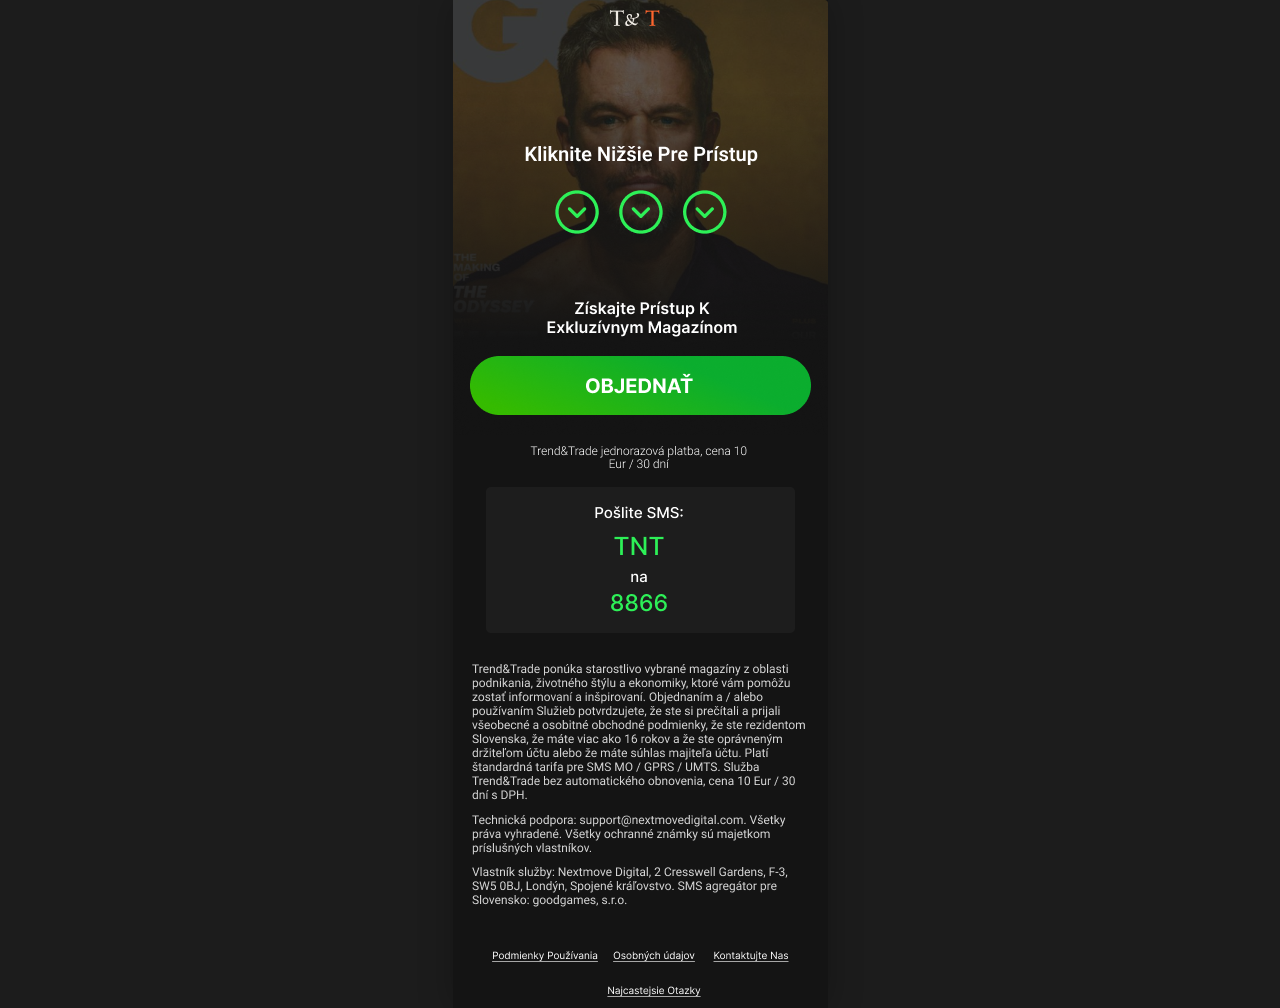
<file: index.html>
<!doctype html>
<html lang="sk">
  <head>
    <meta charset="utf-8" />
    <meta name="viewport" content="width=device-width, initial-scale=1" />
    <meta name="theme-color" content="#151515" />
    <meta name="description" content="Trend & Trade – exkluzívne magazíny." />
    <title>Trend & Trade – Objednať</title>
    <link rel="stylesheet" href="styles.css" />
  </head>
  <body>
    <main class="landing" aria-label="Trend & Trade – objednávka prístupu">
      <img class="landing-art" src="Slovakia%20Landing.png" alt="Trend & Trade. Získajte prístup k exkluzívnym magazínom za 10 EUR na 30 dní." />

      <a class="order-hotspot" href="homepage.html" aria-label="Objednať – ukážka prístupu"></a>
      <a class="terms-hotspot" href="terms.html" aria-label="Podmienky používania"></a>
      <a class="privacy-hotspot" href="terms.html#privacy" aria-label="Osobné údaje"></a>
      <a class="contact-hotspot" href="contact.html" aria-label="Kontaktujte nás"></a>
      <a class="faq-hotspot" href="faq.html" aria-label="Najčastejšie otázky"></a>
    </main>
  </body>
</html>
</file>
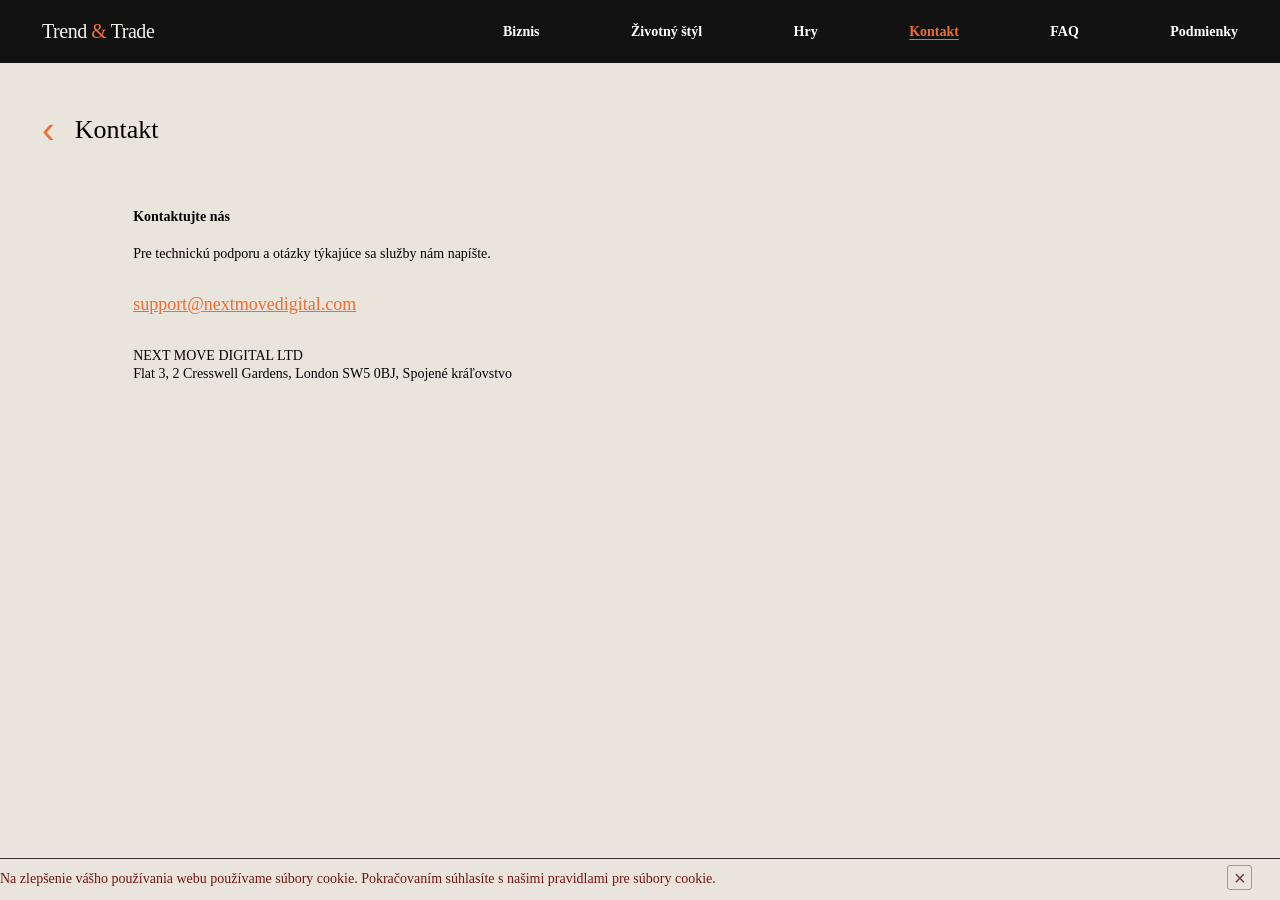
<file: contact.html>
<!doctype html>
<html lang="sk">
  <head>
    <meta charset="utf-8" />
    <meta name="viewport" content="width=device-width, initial-scale=1" />
    <meta name="theme-color" content="#151515" />
    <title>Trend & Trade – Kontakt</title>
    <link rel="stylesheet" href="legal.css" />
  </head>
  <body>
    <main class="legal-page">
      <header class="site-header">
        <a class="brand" href="homepage.html">Trend <em>&amp;</em> Trade</a>
        <nav class="top-nav" aria-label="Hlavná navigácia">
          <a href="homepage.html">Biznis</a><a href="homepage.html">Životný štýl</a><a href="homepage.html">Hry</a><a class="active" href="contact.html">Kontakt</a><a href="faq.html">FAQ</a><a href="terms.html">Podmienky</a>
        </nav>
      </header>
      <div class="page-title"><a class="back-arrow" href="index.html" aria-label="Späť">‹</a><h1>Kontakt</h1></div>
      <article class="content"><section>
        <h2>Kontaktujte nás</h2>
        <p>Pre technickú podporu a otázky týkajúce sa služby nám napíšte.</p>
        <p><a class="email" href="mailto:support@nextmovedigital.com">support@nextmovedigital.com</a></p>
        <p>NEXT MOVE DIGITAL LTD<br />Flat 3, 2 Cresswell Gardens, London SW5 0BJ, Spojené kráľovstvo</p>
      </section></article>
      <div class="cookie-notice">Na zlepšenie vášho používania webu používame súbory cookie. Pokračovaním súhlasíte s našimi pravidlami pre súbory cookie.<button type="button" aria-label="Zavrieť upozornenie na cookies">×</button></div>
    </main>
    <script>document.querySelector('.cookie-notice button').addEventListener('click', () => document.querySelector('.cookie-notice').remove());</script>
  </body>
</html>
</file>
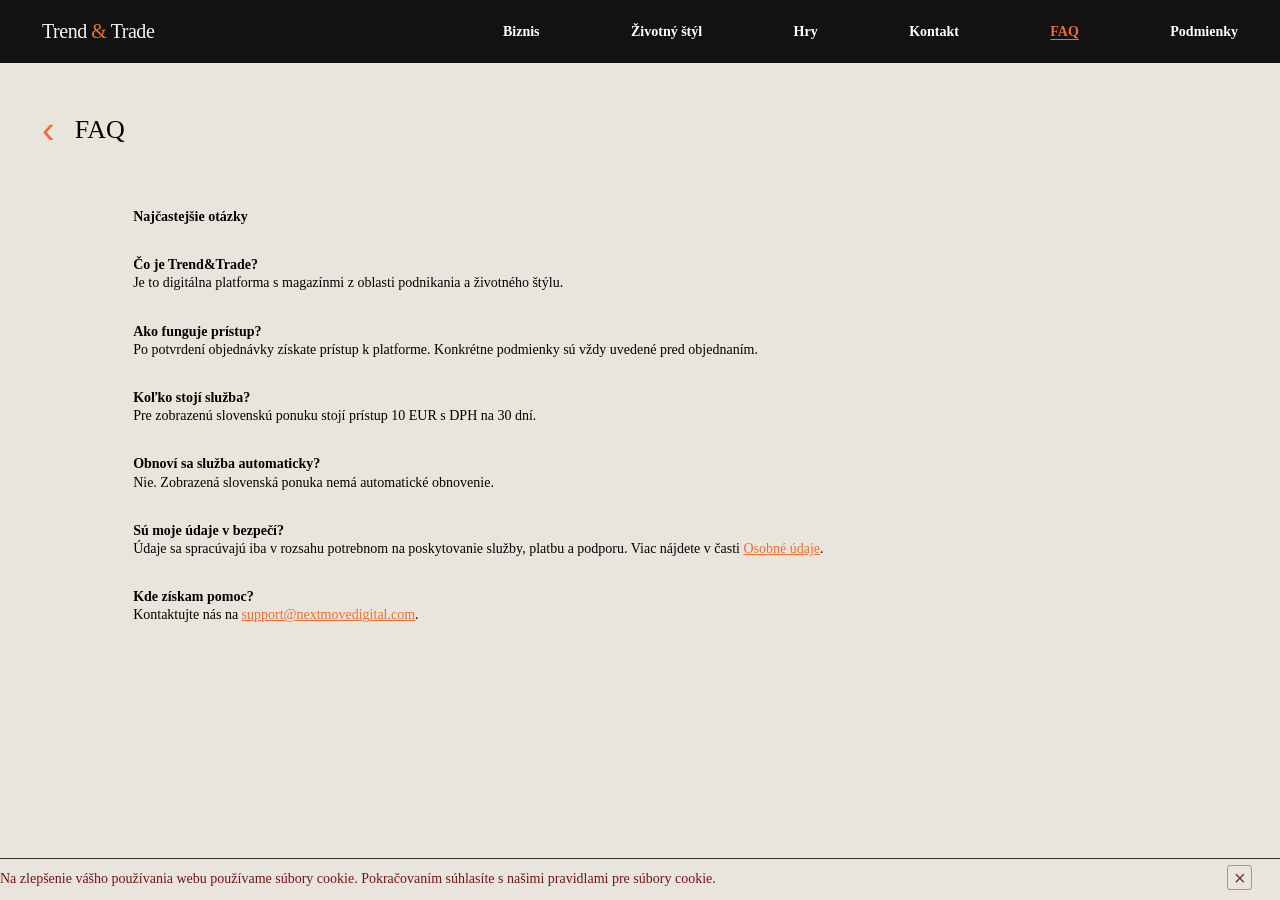
<file: faq.html>
<!doctype html>
<html lang="sk">
  <head>
    <meta charset="utf-8" />
    <meta name="viewport" content="width=device-width, initial-scale=1" />
    <meta name="theme-color" content="#151515" />
    <title>Trend & Trade – Najčastejšie otázky</title>
    <link rel="stylesheet" href="legal.css" />
  </head>
  <body>
    <main class="legal-page">
      <header class="site-header">
        <a class="brand" href="homepage.html">Trend <em>&amp;</em> Trade</a>
        <nav class="top-nav" aria-label="Hlavná navigácia">
          <a href="homepage.html">Biznis</a><a href="homepage.html">Životný štýl</a><a href="homepage.html">Hry</a><a href="contact.html">Kontakt</a><a class="active" href="faq.html">FAQ</a><a href="terms.html">Podmienky</a>
        </nav>
      </header>
      <div class="page-title"><a class="back-arrow" href="index.html" aria-label="Späť">‹</a><h1>FAQ</h1></div>

      <article class="content">
      <section>
        <h2>Najčastejšie otázky</h2>
        <h3>Čo je Trend&amp;Trade?</h3>
        <p>Je to digitálna platforma s magazínmi z oblasti podnikania a životného štýlu.</p>
        <h3>Ako funguje prístup?</h3>
        <p>Po potvrdení objednávky získate prístup k platforme. Konkrétne podmienky sú vždy uvedené pred objednaním.</p>
        <h3>Koľko stojí služba?</h3>
        <p>Pre zobrazenú slovenskú ponuku stojí prístup 10 EUR s DPH na 30 dní.</p>
        <h3>Obnoví sa služba automaticky?</h3>
        <p>Nie. Zobrazená slovenská ponuka nemá automatické obnovenie.</p>
        <h3>Sú moje údaje v bezpečí?</h3>
        <p>Údaje sa spracúvajú iba v rozsahu potrebnom na poskytovanie služby, platbu a podporu. Viac nájdete v časti <a href="terms.html#privacy">Osobné údaje</a>.</p>
        <h3>Kde získam pomoc?</h3>
        <p>Kontaktujte nás na <a href="mailto:support@nextmovedigital.com">support@nextmovedigital.com</a>.</p>
      </section>
      </article>
      <div class="cookie-notice">Na zlepšenie vášho používania webu používame súbory cookie. Pokračovaním súhlasíte s našimi pravidlami pre súbory cookie.<button type="button" aria-label="Zavrieť upozornenie na cookies">×</button></div>
    </main>
    <script>document.querySelector('.cookie-notice button').addEventListener('click', () => document.querySelector('.cookie-notice').remove());</script>
  </body>
</html>
</file>
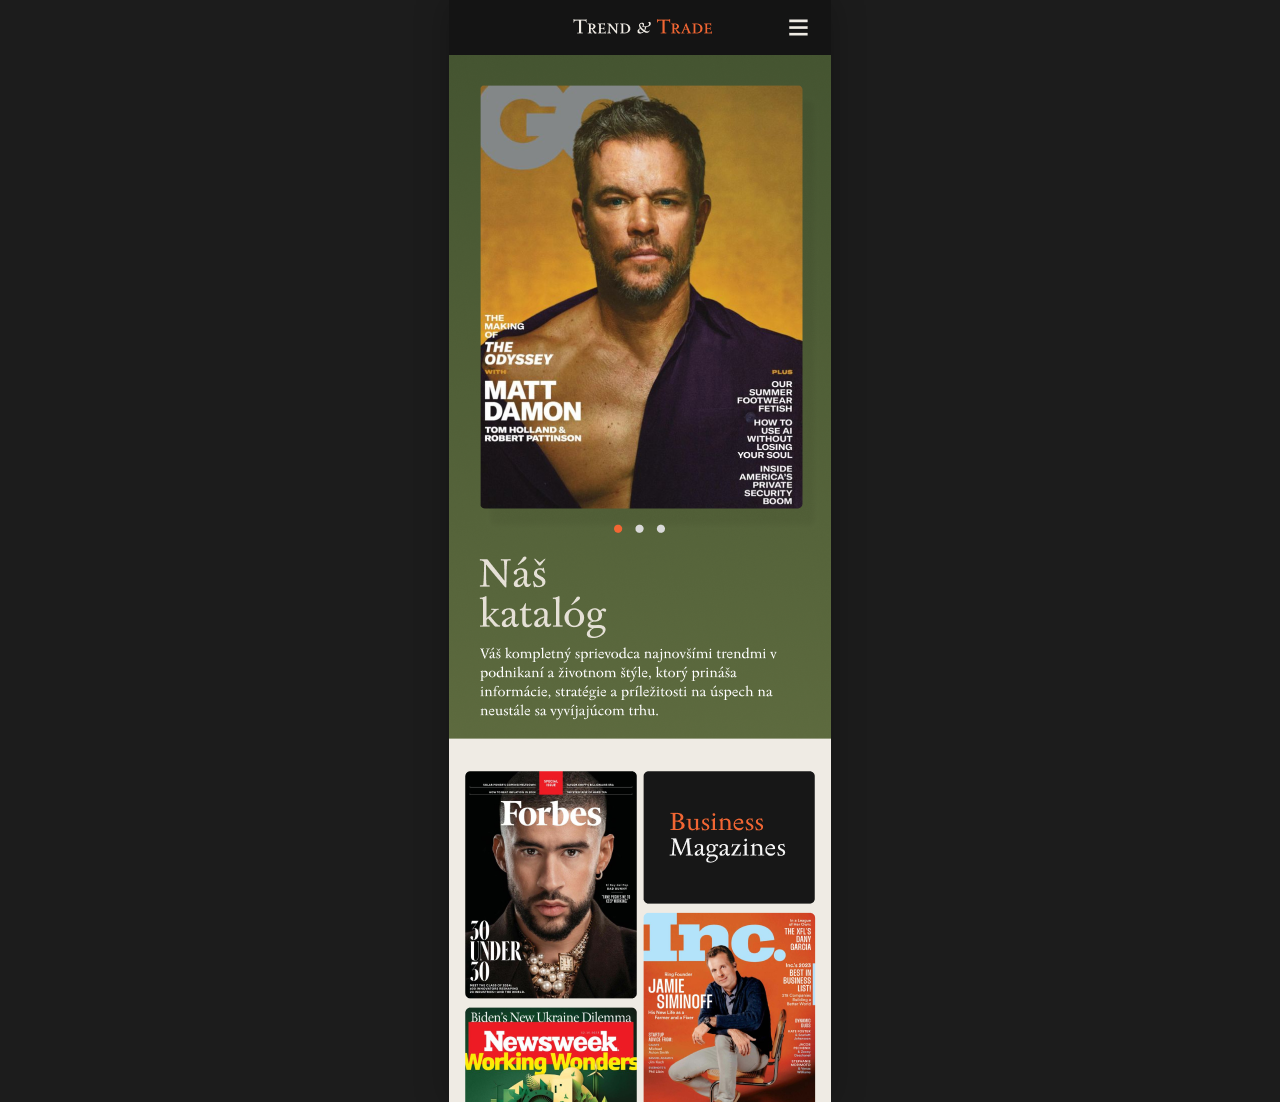
<file: homepage.html>
<!doctype html>
<html lang="sk">
  <head>
    <meta charset="utf-8" />
    <meta name="viewport" content="width=device-width, initial-scale=1" />
    <meta name="theme-color" content="#4c6637" />
    <title>Trend & Trade – Magazíny</title>
    <style>
      * { box-sizing: border-box; }
      html, body { min-height: 100%; margin: 0; background: #1c1c1c; }
      main { width: min(100%, 382px); min-height: 100svh; margin: 0 auto; background: #fff; }
      img { display: block; width: 100%; height: auto; }
      @media (min-width: 383px) { main { box-shadow: 0 0 32px rgb(0 0 0 / .25); } }
    </style>
  </head>
  <body>
    <main aria-label="Trend & Trade – katalóg magazínov">
      <img src="HOMEPAGE.png" alt="Trend & Trade – katalóg business magazínov" />
    </main>
  </body>
</html>
</file>
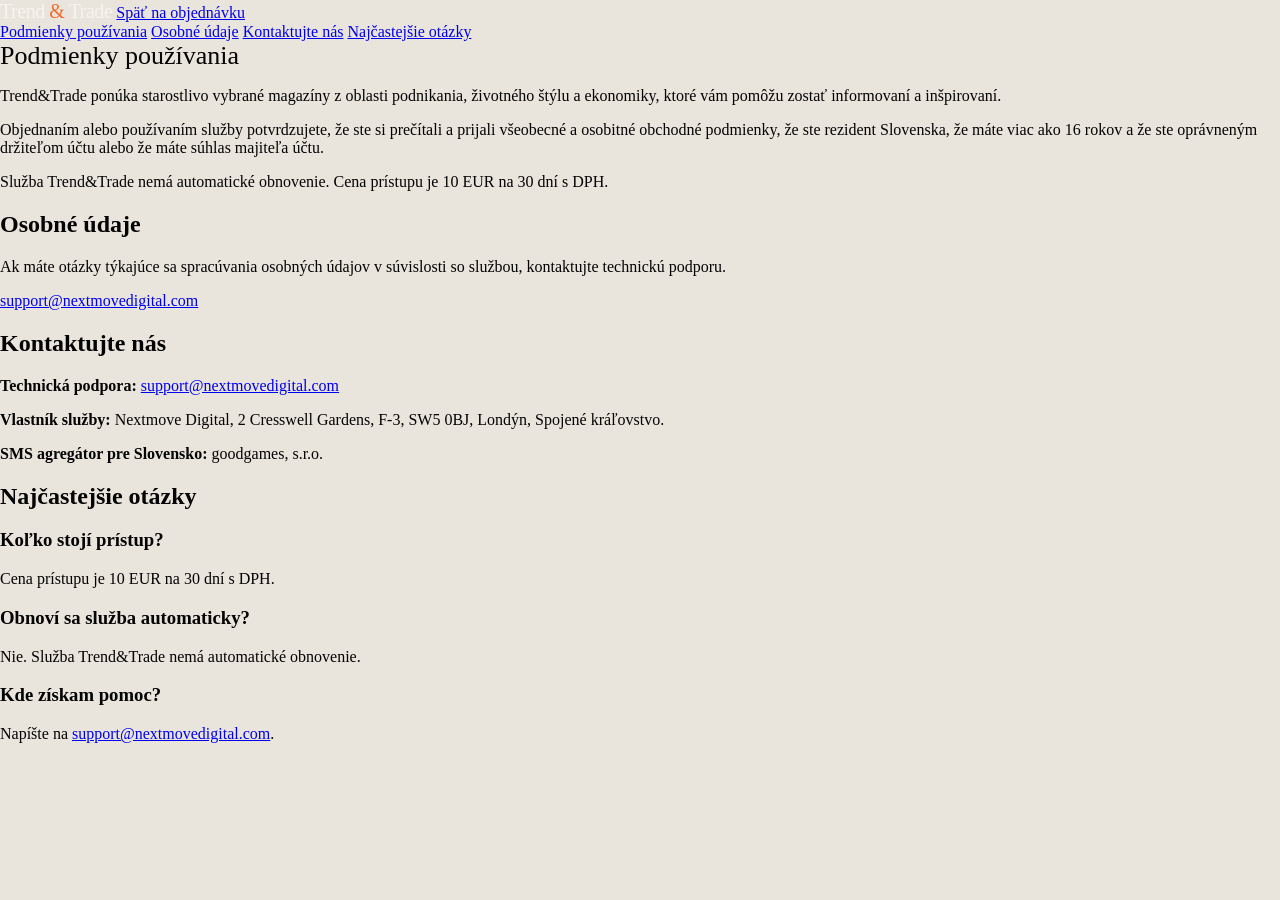
<file: legal.html>
<!doctype html>
<html lang="sk">
  <head>
    <meta charset="utf-8" />
    <meta name="viewport" content="width=device-width, initial-scale=1" />
    <meta name="theme-color" content="#151515" />
    <title>Trend & Trade – Informácie</title>
    <link rel="stylesheet" href="legal.css" />
  </head>
  <body>
    <main class="legal-page">
      <header>
        <a class="brand" href="index.html">Trend <em>&amp;</em> Trade</a>
        <a class="back" href="index.html">Späť na objednávku</a>
      </header>

      <nav aria-label="Právne a pomocné odkazy">
        <a href="#terms">Podmienky používania</a>
        <a href="#privacy">Osobné údaje</a>
        <a href="#contact">Kontaktujte nás</a>
        <a href="#faq">Najčastejšie otázky</a>
      </nav>

      <section id="terms">
        <h1>Podmienky používania</h1>
        <p>Trend&amp;Trade ponúka starostlivo vybrané magazíny z oblasti podnikania, životného štýlu a ekonomiky, ktoré vám pomôžu zostať informovaní a inšpirovaní.</p>
        <p>Objednaním alebo používaním služby potvrdzujete, že ste si prečítali a prijali všeobecné a osobitné obchodné podmienky, že ste rezident Slovenska, že máte viac ako 16 rokov a že ste oprávneným držiteľom účtu alebo že máte súhlas majiteľa účtu.</p>
        <p>Služba Trend&amp;Trade nemá automatické obnovenie. Cena prístupu je 10 EUR na 30 dní s DPH.</p>
      </section>

      <section id="privacy">
        <h2>Osobné údaje</h2>
        <p>Ak máte otázky týkajúce sa spracúvania osobných údajov v súvislosti so službou, kontaktujte technickú podporu.</p>
        <p><a href="mailto:support@nextmovedigital.com">support@nextmovedigital.com</a></p>
      </section>

      <section id="contact">
        <h2>Kontaktujte nás</h2>
        <p><strong>Technická podpora:</strong> <a href="mailto:support@nextmovedigital.com">support@nextmovedigital.com</a></p>
        <p><strong>Vlastník služby:</strong> Nextmove Digital, 2 Cresswell Gardens, F-3, SW5 0BJ, Londýn, Spojené kráľovstvo.</p>
        <p><strong>SMS agregátor pre Slovensko:</strong> goodgames, s.r.o.</p>
      </section>

      <section id="faq">
        <h2>Najčastejšie otázky</h2>
        <h3>Koľko stojí prístup?</h3>
        <p>Cena prístupu je 10 EUR na 30 dní s DPH.</p>
        <h3>Obnoví sa služba automaticky?</h3>
        <p>Nie. Služba Trend&amp;Trade nemá automatické obnovenie.</p>
        <h3>Kde získam pomoc?</h3>
        <p>Napíšte na <a href="mailto:support@nextmovedigital.com">support@nextmovedigital.com</a>.</p>
      </section>
    </main>
  </body>
</html>
</file>
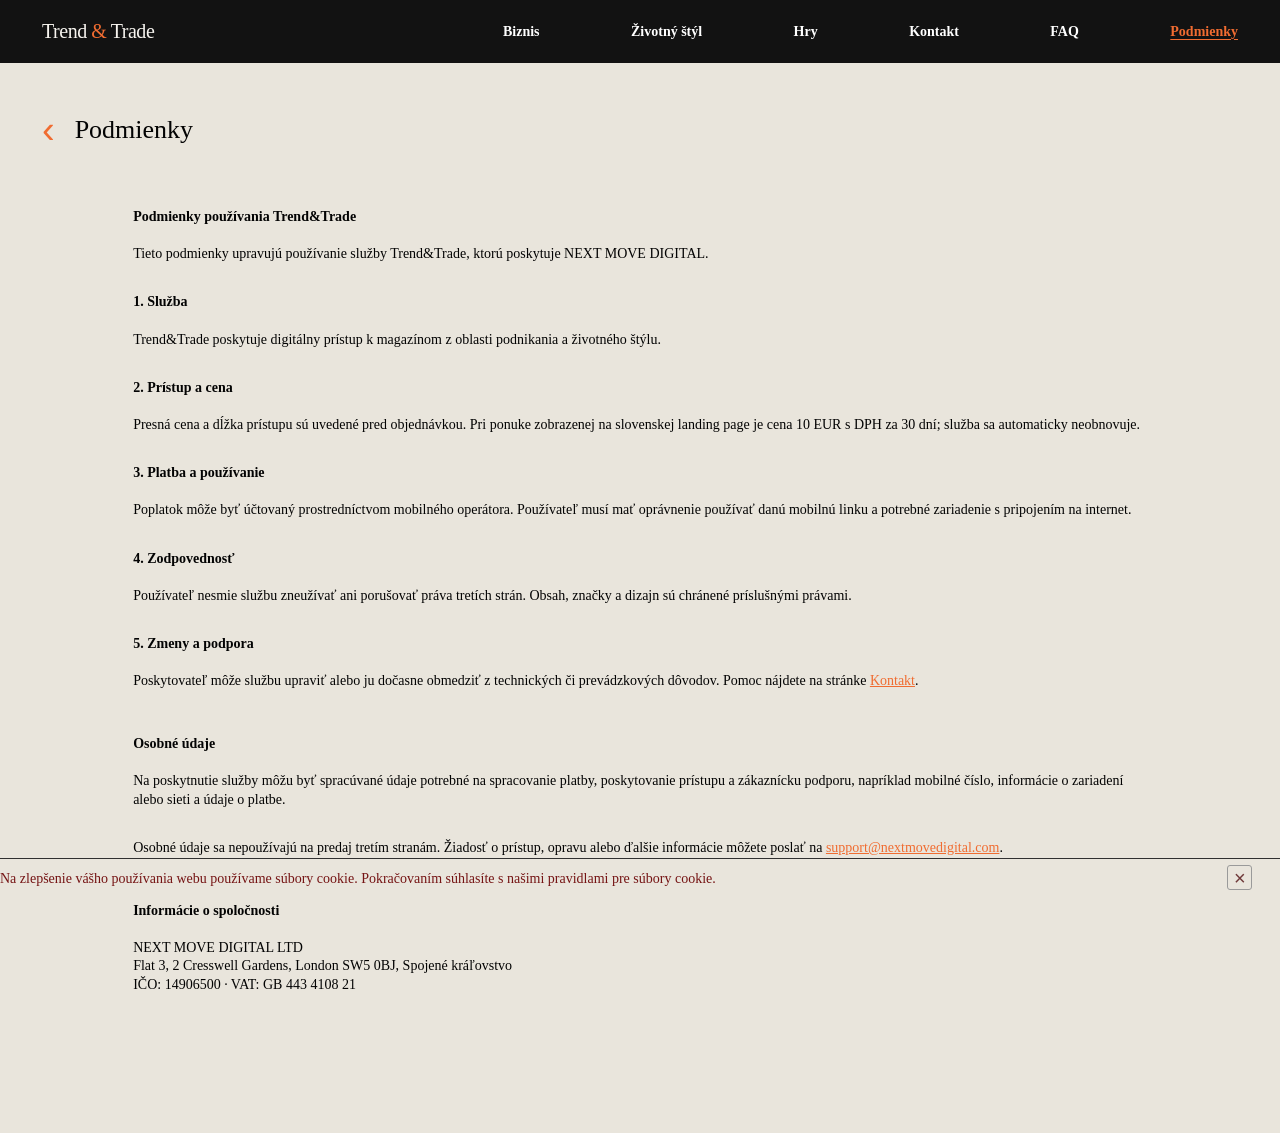
<file: terms.html>
<!doctype html>
<html lang="sk">
  <head>
    <meta charset="utf-8" />
    <meta name="viewport" content="width=device-width, initial-scale=1" />
    <meta name="theme-color" content="#151515" />
    <title>Trend & Trade – Podmienky používania</title>
    <link rel="stylesheet" href="legal.css" />
  </head>
  <body>
    <main class="legal-page">
      <header class="site-header">
        <a class="brand" href="homepage.html">Trend <em>&amp;</em> Trade</a>
        <nav class="top-nav" aria-label="Hlavná navigácia">
          <a href="homepage.html">Biznis</a><a href="homepage.html">Životný štýl</a><a href="homepage.html">Hry</a><a href="contact.html">Kontakt</a><a href="faq.html">FAQ</a><a class="active" href="terms.html">Podmienky</a>
        </nav>
      </header>
      <div class="page-title"><a class="back-arrow" href="index.html" aria-label="Späť">‹</a><h1>Podmienky</h1></div>

      <article class="content">
      <section>
        <h2>Podmienky používania Trend&amp;Trade</h2>
        <p>Tieto podmienky upravujú používanie služby Trend&amp;Trade, ktorú poskytuje NEXT MOVE DIGITAL.</p>
        <h2>1. Služba</h2>
        <p>Trend&amp;Trade poskytuje digitálny prístup k magazínom z oblasti podnikania a životného štýlu.</p>
        <h2>2. Prístup a cena</h2>
        <p>Presná cena a dĺžka prístupu sú uvedené pred objednávkou. Pri ponuke zobrazenej na slovenskej landing page je cena 10 EUR s DPH za 30 dní; služba sa automaticky neobnovuje.</p>
        <h2>3. Platba a používanie</h2>
        <p>Poplatok môže byť účtovaný prostredníctvom mobilného operátora. Používateľ musí mať oprávnenie používať danú mobilnú linku a potrebné zariadenie s pripojením na internet.</p>
        <h2>4. Zodpovednosť</h2>
        <p>Používateľ nesmie službu zneužívať ani porušovať práva tretích strán. Obsah, značky a dizajn sú chránené príslušnými právami.</p>
        <h2>5. Zmeny a podpora</h2>
        <p>Poskytovateľ môže službu upraviť alebo ju dočasne obmedziť z technických či prevádzkových dôvodov. Pomoc nájdete na stránke <a href="contact.html">Kontakt</a>.</p>
      </section>

      <section id="privacy">
        <h2>Osobné údaje</h2>
        <p>Na poskytnutie služby môžu byť spracúvané údaje potrebné na spracovanie platby, poskytovanie prístupu a zákaznícku podporu, napríklad mobilné číslo, informácie o zariadení alebo sieti a údaje o platbe.</p>
        <p>Osobné údaje sa nepoužívajú na predaj tretím stranám. Žiadosť o prístup, opravu alebo ďalšie informácie môžete poslať na <a href="mailto:support@nextmovedigital.com">support@nextmovedigital.com</a>.</p>
      </section>

      <section>
        <h2>Informácie o spoločnosti</h2>
        <p>NEXT MOVE DIGITAL LTD<br />Flat 3, 2 Cresswell Gardens, London SW5 0BJ, Spojené kráľovstvo<br />IČO: 14906500 · VAT: GB 443 4108 21</p>
      </section>
      </article>
      <div class="cookie-notice">Na zlepšenie vášho používania webu používame súbory cookie. Pokračovaním súhlasíte s našimi pravidlami pre súbory cookie.<button type="button" aria-label="Zavrieť upozornenie na cookies">×</button></div>
    </main>
    <script>document.querySelector('.cookie-notice button').addEventListener('click', () => document.querySelector('.cookie-notice').remove());</script>
  </body>
</html>
</file>
<file: styles.css>
* { box-sizing: border-box; }

html, body { min-height: 100%; margin: 0; }

body {
  min-width: 280px;
  background: #1c1c1c;
}

.landing {
  position: relative;
  width: min(100%, 375px);
  aspect-ratio: 375 / 1008;
  margin: 0 auto;
  overflow: hidden;
  background: #151515;
}

.landing-art { display: block; width: 100%; height: 100%; }

.order-hotspot,
.terms-hotspot,
.privacy-hotspot,
.contact-hotspot,
.faq-hotspot { position: absolute; border-radius: 8px; }

/* The supplied composition already contains the CTA and legal labels. */
.order-hotspot { top: 35.4%; left: 4.5%; width: 91%; height: 5.8%; border-radius: 32px; }
.terms-hotspot { top: 94%; left: 6%; width: 33%; height: 2.3%; }
.privacy-hotspot { top: 94%; left: 39%; width: 24%; height: 2.3%; }
.contact-hotspot { top: 94%; left: 63%; width: 31%; height: 2.3%; }
.faq-hotspot { top: 97.5%; left: 33%; width: 35%; height: 2.1%; }

.order-hotspot:focus-visible,
.terms-hotspot:focus-visible,
.privacy-hotspot:focus-visible,
.contact-hotspot:focus-visible,
.faq-hotspot:focus-visible { outline: 3px solid #31fa73; outline-offset: 2px; }

@media (min-width: 376px) {
  .landing { box-shadow: 0 0 32px rgb(0 0 0 / .25); }
}
</file>
<file: legal.css>
:root { --orange: #f06c31; --paper: #e9e5dc; --black: #121212; }
* { box-sizing: border-box; }
html { scroll-behavior: smooth; }
body { min-width: 300px; margin: 0; background: var(--paper); color: #030303; font-family: Georgia, "Times New Roman", serif; }
.legal-page { min-height: 100svh; padding-bottom: 42px; }
.site-header { display: flex; height: 63px; align-items: center; padding: 0 42px; background: var(--black); }
.brand { color: #f7f4ef; font-size: 20px; letter-spacing: -.45px; text-decoration: none; white-space: nowrap; }
.brand em { color: var(--orange); font-style: normal; }
.top-nav { display: flex; flex: 1; align-items: center; justify-content: space-between; max-width: 815px; margin-left: auto; padding-left: 80px; }
.top-nav a { color: #fff; font-size: 14px; font-weight: 700; text-decoration: none; white-space: nowrap; }
.top-nav a:hover, .top-nav a:focus-visible, .top-nav a.active { color: var(--orange); text-decoration: underline; text-underline-offset: 3px; }
.page-title { display: flex; align-items: center; gap: 20px; padding: 48px 42px 59px; }
.back-arrow { color: var(--orange); font: 38px/1 Arial, Helvetica, sans-serif; text-decoration: none; }
h1 { margin: 0; font-size: 26px; font-weight: 400; }
.content { width: min(79.2%, 1105px); margin: 0 auto; padding-bottom: 52px; font-size: 14px; line-height: 1.3; }
.content section { margin: 0 0 45px; }
.content h2, .content h3 { margin: 0; font-size: 14px; font-weight: 700; }
.content h2 { margin-bottom: 19px; }
.content h3 { margin-top: 30px; }
.content p { margin: 0 0 30px; }
.content a { color: var(--orange); }
.content .email { font-size: 18px; }
.cookie-notice { position: fixed; right: 0; bottom: 0; left: 0; z-index: 3; min-height: 42px; padding: 11px 54px 10px 0; border-top: 1px solid #303030; background: var(--paper); color: #751414; font-size: 14px; line-height: 1.35; }
.cookie-notice button { position: absolute; top: 6px; right: 28px; width: 25px; height: 25px; border: 1px solid #9a9a9a; border-radius: 3px; color: #6f3939; background: transparent; font-size: 20px; line-height: 20px; cursor: pointer; }
@media (max-width: 700px) {
  .site-header { height: auto; min-height: 62px; flex-wrap: wrap; gap: 12px; padding: 14px 22px; }
  .top-nav { width: 100%; flex-basis: 100%; gap: 12px; margin: 0; padding: 0; overflow-x: auto; }
  .top-nav a { font-size: 12px; }
  .page-title { padding: 34px 24px 42px; }
  .content { width: calc(100% - 48px); font-size: 14px; }
  .content section { margin-bottom: 35px; }
  .content p { margin-bottom: 24px; }
  .cookie-notice { padding: 9px 47px 9px 12px; font-size: 12px; }
  .cookie-notice button { right: 12px; }
}
</file>
